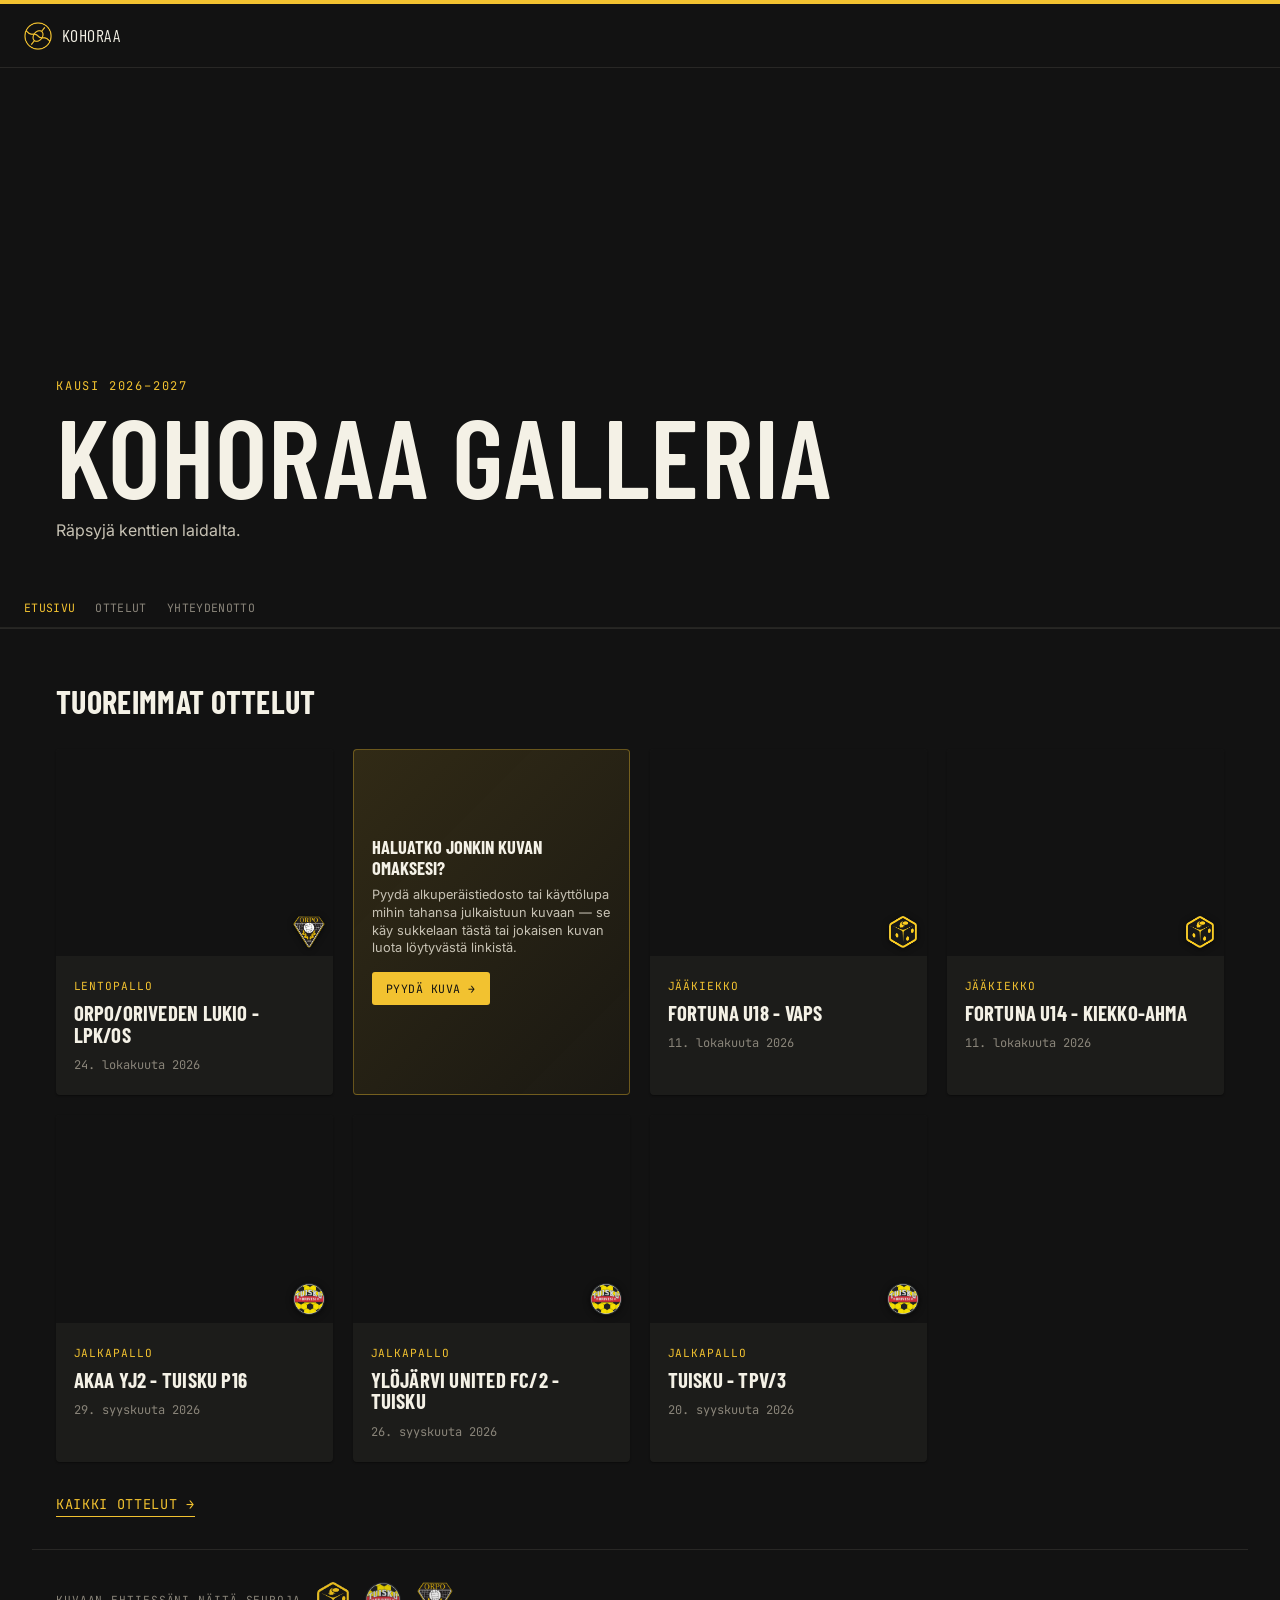
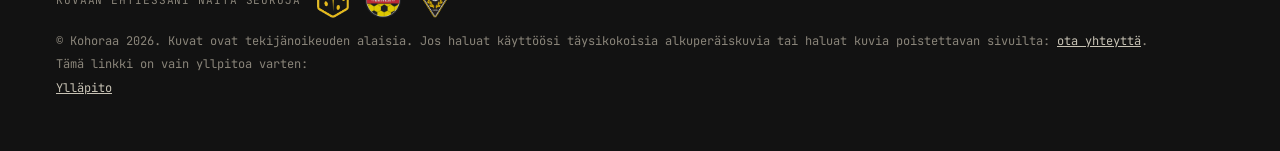
<file: index.html>
<!DOCTYPE html>
<html lang="fi">
<head>
<meta charset="UTF-8" />
<meta name="viewport" content="width=device-width, initial-scale=1.0" />
<title>Kohoraa — Etusivu</title>
<meta name="description" content="Ottelukuvia ja -raportteja Oriveden seuroilta: Fortuna (jääkiekko), Tuisku (jalkapallo) ja OrPo (lentopallo)." />
<link rel="preconnect" href="https://fonts.googleapis.com" />
<link rel="preconnect" href="https://res.cloudinary.com" crossorigin />
<link rel="preconnect" href="https://fonts.gstatic.com" crossorigin />
<link href="https://fonts.googleapis.com/css2?family=Barlow+Condensed:wght@500;600;700&family=Inter:wght@400;500&family=JetBrains+Mono:wght@400;500&display=swap" rel="stylesheet" />
<link rel="stylesheet" href="css/style.css" />
<link rel="icon" href="assets/logo.png" />
<link rel="apple-touch-icon" href="assets/logo.png" />
<link rel="manifest" href="manifest.json" />
<meta name="apple-mobile-web-app-title" content="Kohoraa" />
<meta name="theme-color" content="#121212" />
<!-- Open Graph: linkin esikatselukortti WhatsAppissa, Facebookissa ym. -->
<meta property="og:type" content="website" />
<meta property="og:site_name" content="Kohoraa" />
<meta property="og:locale" content="fi_FI" />
<meta property="og:title" content="Kohoraa – ottelukuvat Orivedeltä" />
<meta property="og:description" content="Ottelukuvia ja -raportteja Oriveden seuroilta: Fortuna (jääkiekko), Tuisku (jalkapallo) ja OrPo (lentopallo)." />
<meta property="og:url" content="https://kohoraa.netlify.app/" />
<meta property="og:image" content="https://kohoraa.netlify.app/og-kuva/uusin" />
<meta property="og:image:width" content="1200" />
<meta property="og:image:height" content="630" />
<meta name="twitter:card" content="summary_large_image" />
<!-- Cloudflare Web Analytics -->
<script type='module' src='https://static.cloudflareinsights.com/beacon.min.js' data-cf-beacon='{"token": "6d0e22a68e2b4be1bbe468d6cb88c8cf"}'></script>
<!-- End Cloudflare Web Analytics -->
<!-- GoatCounter: mukautettu tapahtumaseuranta Cloudflaren rinnalle -->
<script data-goatcounter="https://kohoraa.goatcounter.com/count" async src="//gc.zgo.at/count.js"></script>
</head>
<body>

<div class="top-bar"></div>

<header class="site-nav">
  <div class="nav-brand">
    <img src="assets/logo.png" alt="Joukkueen logo" class="team-mark-small" />
    <span class="brand-word">Kohoraa</span>
  </div>
</header>
<section class="hero" id="hero">
  <div class="hero-content">
    <p class="eyebrow">Kausi 2026–2027</p>
    <h1 class="hero-title">Kohoraa Galleria</h1>
    <p class="hero-subtitle">Räpsyjä kenttien laidalta.</p>
  </div>
</section>

<div class="ottelu-nav-sticky">
  <nav class="sticky-page-nav">
    <a href="/" aria-current="page">Etusivu</a>
    <a href="ottelut.html">Ottelut</a>
    <a href="yhteydenotto.html">Yhteydenotto</a>
  </nav>
</div>

<main class="latest-section">
  <h2 class="latest-heading">Tuoreimmat ottelut</h2>
  <div class="latest-grid" id="latest-cards"></div>
  <a class="btn-link" href="ottelut.html">Kaikki ottelut →</a>
</main>

<footer class="site-footer">
  <div class="club-strip">
    <span class="club-strip-label">Kuvaan ehtiessäni näitä seuroja</span>
    <img src="assets/logo-jaakiekko.png" alt="Fortuna" />
    <img src="assets/logo-tuisku.png" alt="Tuisku Orivesi" />
    <img src="assets/logo-lentopallo.png" alt="OrPo Orivesi">
  </div>
    <p>© Kohoraa <span id="copyright-year"></span>. Kuvat ovat tekijänoikeuden alaisia. Jos haluat käyttöösi täysikokoisia alkuperäiskuvia tai haluat kuvia poistettavan sivuilta: <a href="yhteydenotto.html">ota yhteyttä</a>.</p>
   <p>Tämä linkki on vain yllpitoa varten:</p>  <p class="footer-admin-link"><a href="upload.html">Ylläpito</a></p>
</footer>

<script src="js/config.js"></script>
<script src="js/home.js"></script>
<script>document.getElementById("copyright-year").textContent = new Date().getFullYear();</script>
</body>
</html>
</file>
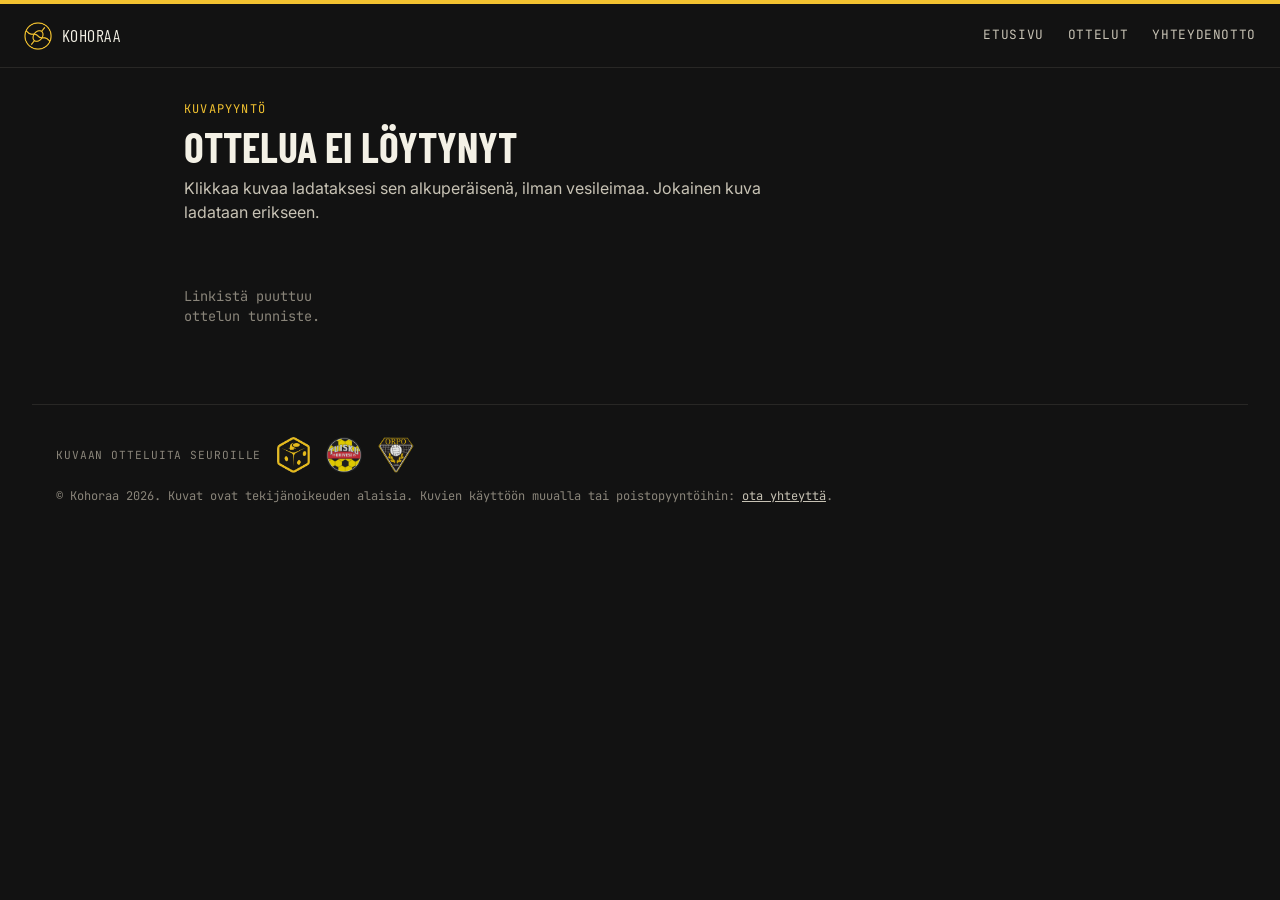
<file: lataa.html>
<!DOCTYPE html>
<html lang="fi">
<head>
<meta charset="UTF-8" />
<meta name="viewport" content="width=device-width, initial-scale=1.0" />
<title>Lataa kuvat — Kohoraa</title>
<meta name="description" content="Ottelun kuvat ladattavaksi." />
<link rel="preconnect" href="https://fonts.googleapis.com" />
<link rel="preconnect" href="https://res.cloudinary.com" crossorigin />
<link rel="preconnect" href="https://fonts.gstatic.com" crossorigin />
<link href="https://fonts.googleapis.com/css2?family=Barlow+Condensed:wght@500;600;700&family=Inter:wght@400;500&family=JetBrains+Mono:wght@400;500&display=swap" rel="stylesheet" />
<link rel="stylesheet" href="css/style.css" />
<link rel="icon" href="assets/logo.png" />
<style>
  .download-header { max-width: 60rem; margin: 2rem auto 0; padding: 0 1.5rem; }
  .download-header .eyebrow { font-family: var(--font-mono); font-size: 0.75rem; color: var(--yellow); text-transform: uppercase; letter-spacing: 0.1em; margin: 0; }
  .download-header h1 { font-family: var(--font-display); text-transform: uppercase; font-size: clamp(1.8rem, 5vw, 2.6rem); margin: 0.4rem 0; line-height: 1.05; }
  .download-header p { font-family: var(--font-body); color: var(--frost); max-width: 40rem; margin: 0.5rem 0 0; }

  .download-grid {
    max-width: 60rem; margin: 2rem auto 3rem; padding: 0 1.5rem;
    display: grid; grid-template-columns: repeat(auto-fill, minmax(160px, 1fr)); gap: 1rem;
  }
  .download-item {
    background: var(--navy-soft); border-radius: 4px; overflow: hidden;
    box-shadow: 0 1px 2px rgba(0,0,0,0.4); display: flex; flex-direction: column;
  }
  .download-item img { width: 100%; aspect-ratio: 4/3; object-fit: cover; display: block; }
  .download-item a.dl-link {
    display: block; text-align: center; padding: 0.55rem 0.5rem;
    font-family: var(--font-mono); font-size: 0.72rem; text-transform: uppercase; letter-spacing: 0.03em;
    background: var(--yellow); color: var(--navy); text-decoration: none;
  }
  .download-item a.dl-link:hover { filter: brightness(1.08); }

  .mobilepay-card {
    background: linear-gradient(135deg, rgba(242, 194, 48, 0.16), rgba(242, 194, 48, 0.05));
    border: 1px solid rgba(242, 194, 48, 0.35);
    border-radius: 4px;
    box-shadow: 0 1px 2px rgba(0,0,0,0.4);
    display: flex;
    flex-direction: column;
    align-items: center;
    justify-content: center;
    text-align: center;
    aspect-ratio: 4/3;
    padding: 1rem 0.9rem;
    gap: 0.35rem;
  }
  .mobilepay-card .mp-heart { font-size: 1.4rem; margin-bottom: 0.1rem; }
  .mobilepay-card p {
    font-family: var(--font-body); font-size: 0.72rem; color: var(--frost);
    margin: 0; line-height: 1.35;
  }
  .mobilepay-card .mp-code {
    font-family: var(--font-mono); font-size: 0.85rem; font-weight: 600;
    color: var(--yellow); margin-top: 0.2rem;
  }
</style>
<script data-goatcounter="https://kohoraa.goatcounter.com/count" async src="//gc.zgo.at/count.js"></script>
</head>
<body>

<div class="top-bar"></div>

<header class="site-nav">
  <div class="nav-brand">
    <img src="assets/logo.png" alt="Kohoraa" class="team-mark-small" />
    <span class="brand-word">Kohoraa</span>
  </div>
  <nav class="header-nav">
    <a href="/">Etusivu</a>
    <a href="ottelut.html">Ottelut</a>
    <a href="yhteydenotto.html">Yhteydenotto</a>
  </nav>
</header>

<div class="download-header">
  <p class="eyebrow">Kuvapyyntö</p>
  <h1 id="game-title">Ladataan…</h1>
  <p>Klikkaa kuvaa ladataksesi sen alkuperäisenä, ilman vesileimaa. Jokainen kuva ladataan erikseen.</p>
</div>

<div class="download-grid" id="download-grid">
  <p class="loading-state">Ladataan kuvia…</p>
</div>

<footer class="site-footer">
  <div class="club-strip">
    <span class="club-strip-label">Kuvaan otteluita seuroille</span>
    <img src="assets/logo-jaakiekko.png" alt="Fortuna Orivesi" />
    <img src="assets/logo-tuisku.png" alt="Tuisku Orivesi" />
    <img src="assets/logo-lentopallo.png" alt="OrPo Orivesi">
  </div>
  <p>© Kohoraa <span id="copyright-year"></span>. Kuvat ovat tekijänoikeuden alaisia. Kuvien käyttöön muualla tai poistopyyntöihin: <a href="yhteydenotto.html">ota yhteyttä</a>.</p>
</footer>

<script src="js/config.js"></script>
<script>document.getElementById("copyright-year").textContent = new Date().getFullYear();</script>
<script>
  (function () {
    const grid = document.getElementById("download-grid");
    const titleEl = document.getElementById("game-title");

    function downloadUrl(publicId, format) {
      return `https://res.cloudinary.com/${CLOUDINARY_CONFIG.cloudName}/image/upload/fl_attachment/${publicId}.${format}`;
    }

    function thumbUrl(publicId, format) {
      return `https://res.cloudinary.com/${CLOUDINARY_CONFIG.cloudName}/image/upload/w_400,h_300,c_fill,g_auto,q_auto,f_auto/${publicId}.${format}`;
    }

    function formatDate(iso) {
      const d = new Date(iso + "T00:00:00");
      if (isNaN(d)) return iso;
      return d.toLocaleDateString("fi-FI", { day: "numeric", month: "long", year: "numeric" });
    }

    async function init() {
      const params = new URLSearchParams(window.location.search);
      const tag = params.get("peli");

      if (!tag) {
        titleEl.textContent = "Ottelua ei löytynyt";
        grid.innerHTML = "";
        const msg = document.createElement("p");
        msg.className = "empty-state";
        msg.textContent = "Linkistä puuttuu ottelun tunniste.";
        grid.appendChild(msg);
        return;
      }

      try {
        const gamesRes = await fetch("games.json");
        const games = await gamesRes.json();
        const game = games.find((g) => g.tag === tag);

        titleEl.textContent = game ? `${game.title || "Ottelu"}` : "Ottelu";
        if (game) {
          const dateP = document.createElement("p");
          dateP.style.fontFamily = "var(--font-mono)";
          dateP.style.fontSize = "0.75rem";
          dateP.style.color = "var(--frost-dim)";
          dateP.textContent = formatDate(game.date);
          titleEl.insertAdjacentElement("afterend", dateP);
        }

        const listUrl = `https://res.cloudinary.com/${CLOUDINARY_CONFIG.cloudName}/image/list/${encodeURIComponent(tag)}.json`;
        const listRes = await fetch(listUrl);
        if (!listRes.ok) throw new Error("Kuvia ei löytynyt");
        const data = await listRes.json();
        const resources = data.resources || [];

        grid.innerHTML = "";

        if (!resources.length) {
          const empty = document.createElement("p");
          empty.className = "empty-state";
          empty.textContent = "Tälle ottelulle ei löytynyt kuvia.";
          grid.appendChild(empty);
          return;
        }

        resources.forEach((r, i) => {
          const item = document.createElement("div");
          item.className = "download-item";

          const img = document.createElement("img");
          img.src = thumbUrl(r.public_id, r.format);
          img.loading = "lazy";
          img.alt = `Kuva ${i + 1}`;
          item.appendChild(img);

          const link = document.createElement("a");
          link.className = "dl-link";
          link.href = downloadUrl(r.public_id, r.format);
          link.textContent = `Lataa (${i + 1})`;
          item.appendChild(link);

          grid.appendChild(item);
        });

        if (typeof MOBILEPAY_CONFIG !== "undefined" && !MOBILEPAY_CONFIG.code.startsWith("VAIHDA")) {
          const mp = document.createElement("div");
          mp.className = "mobilepay-card";
          mp.innerHTML = `
            <span class="mp-heart">❤️</span>
                        <p>Piditkö kuvista? Voit halutessasi tukea ${MOBILEPAY_CONFIG.teamName} -joukkuetta MobilePaylla</p>
            <span class="mp-code">${MOBILEPAY_CONFIG.code}</span>
            <p>(vastaanottaja ${MOBILEPAY_CONFIG.recipientName})</p>
          `;
          grid.appendChild(mp);
        }
      } catch (err) {
        titleEl.textContent = "Jotain meni pieleen";
        grid.innerHTML = "";
        const errMsg = document.createElement("p");
        errMsg.className = "empty-state";
        errMsg.textContent = "Kuvia ei voitu ladata juuri nyt.";
        grid.appendChild(errMsg);
        console.error(err);
      }
    }

    init();
  })();
</script>
</body>
</html>
</file>
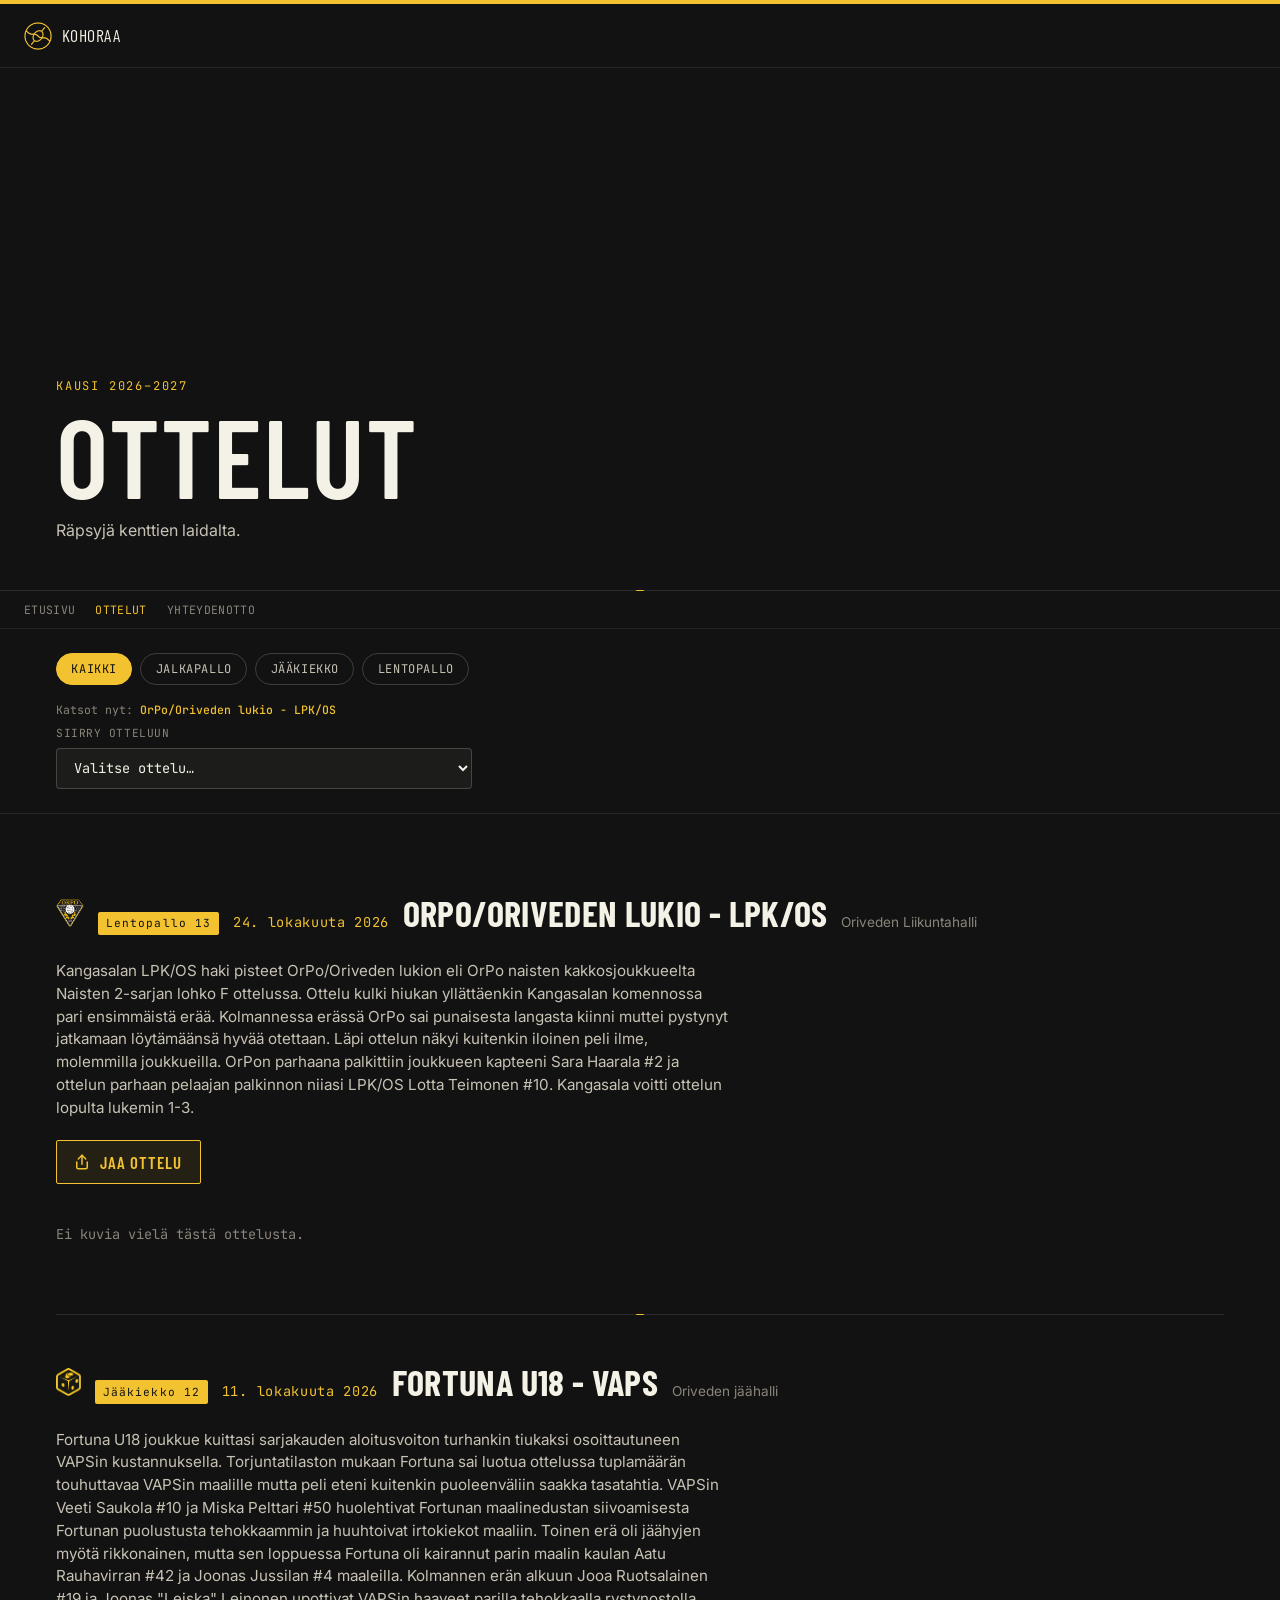
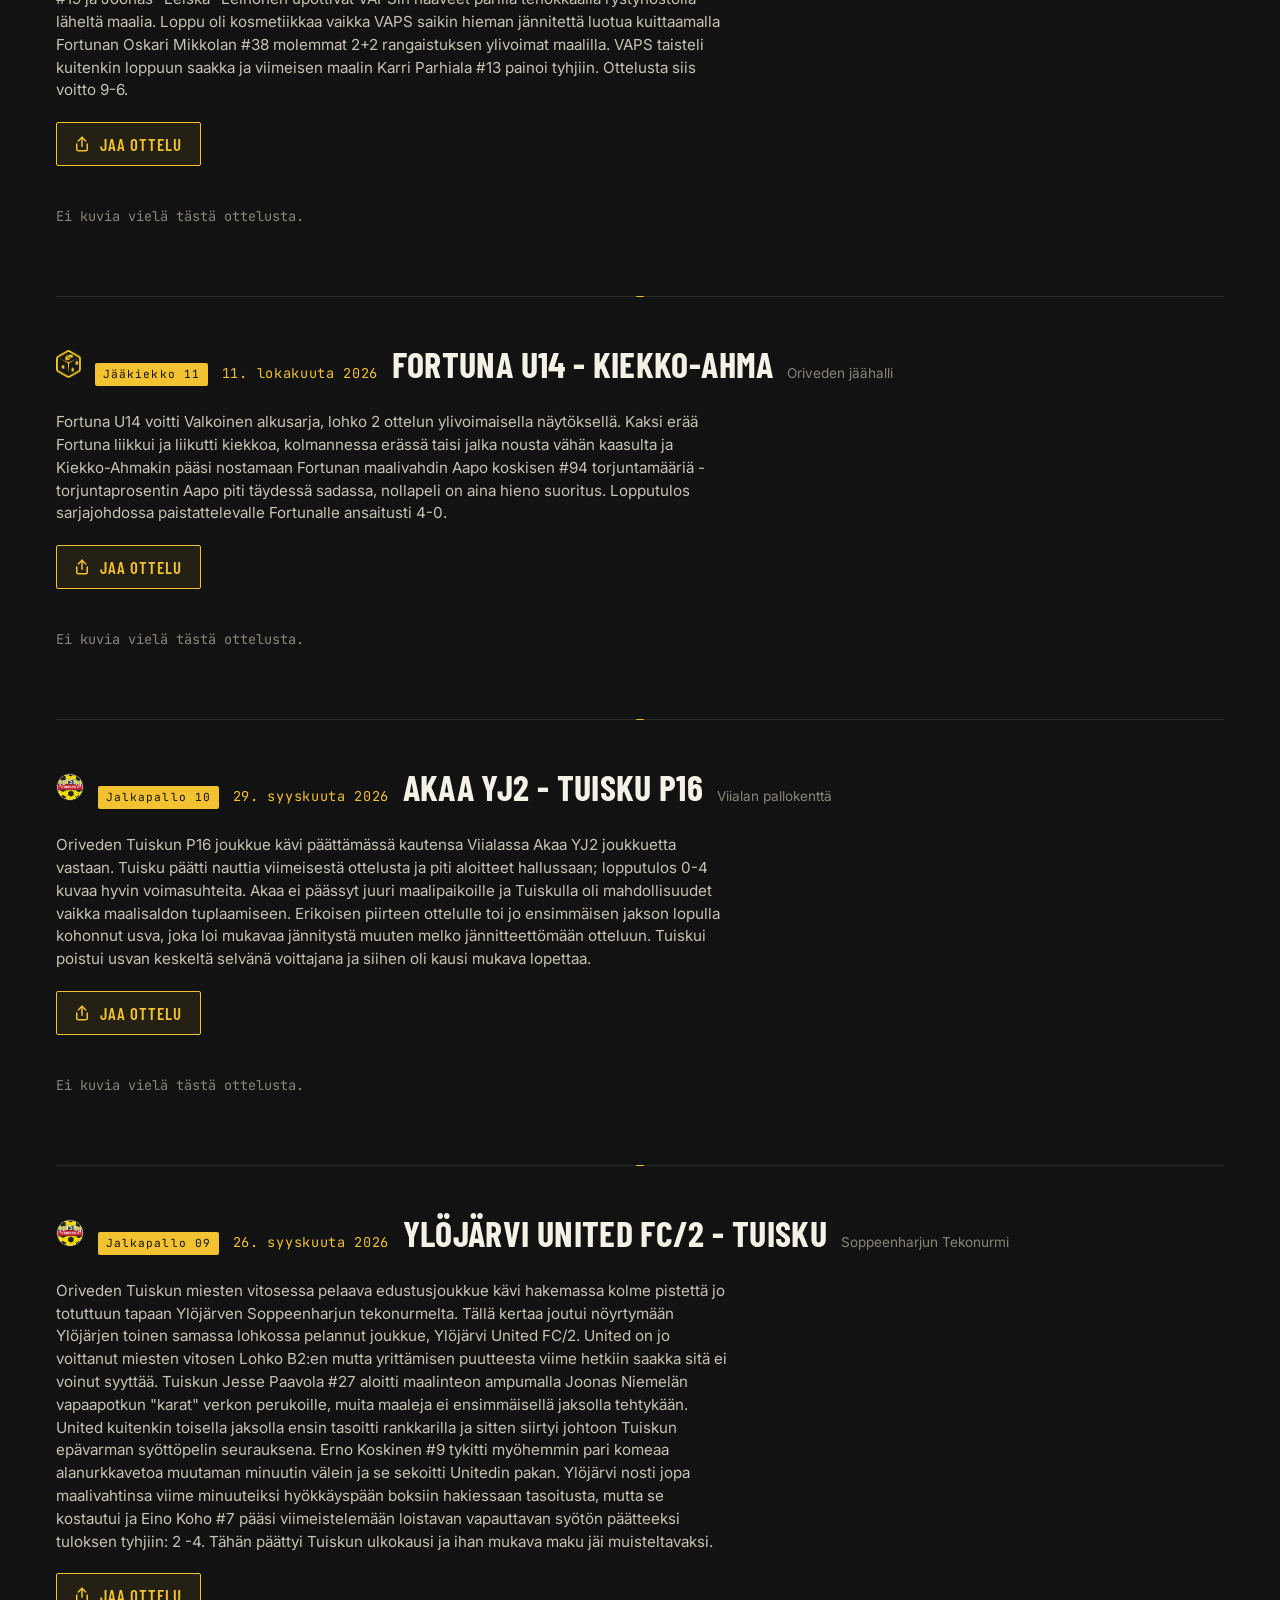
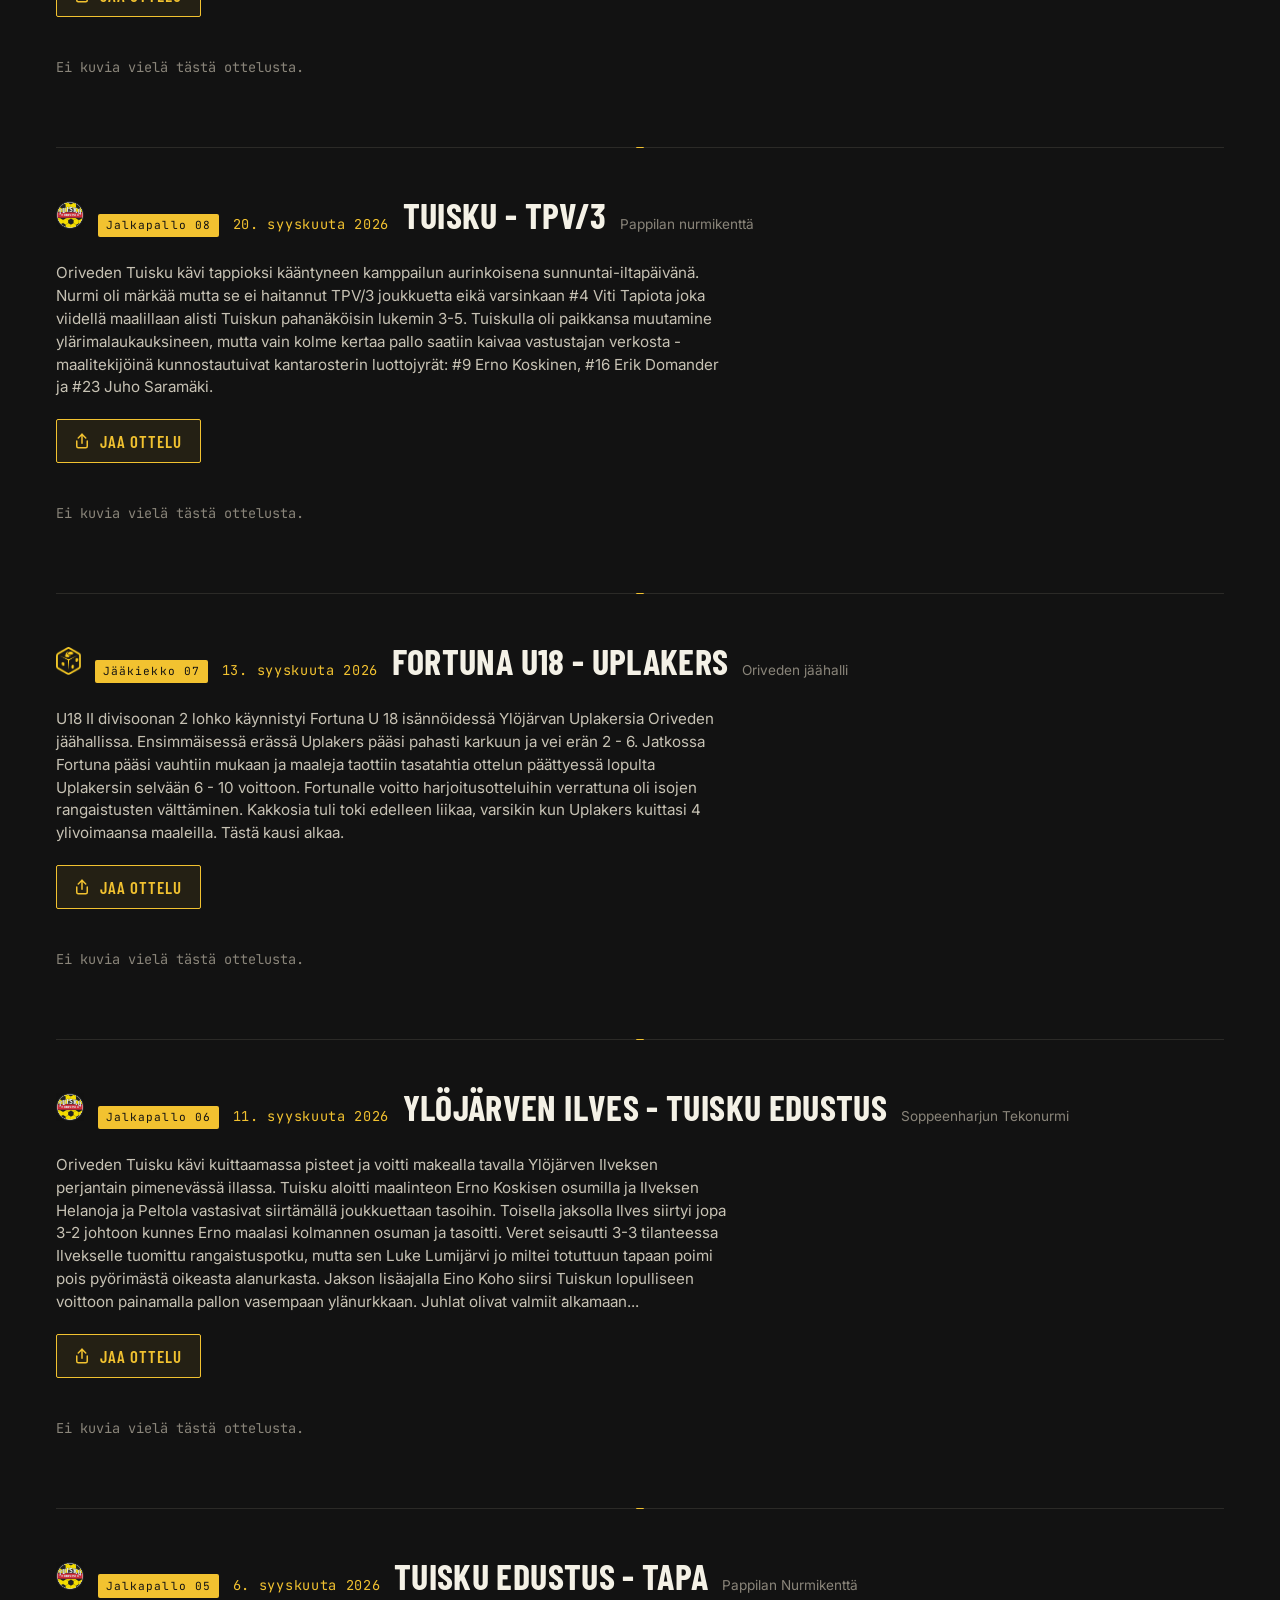
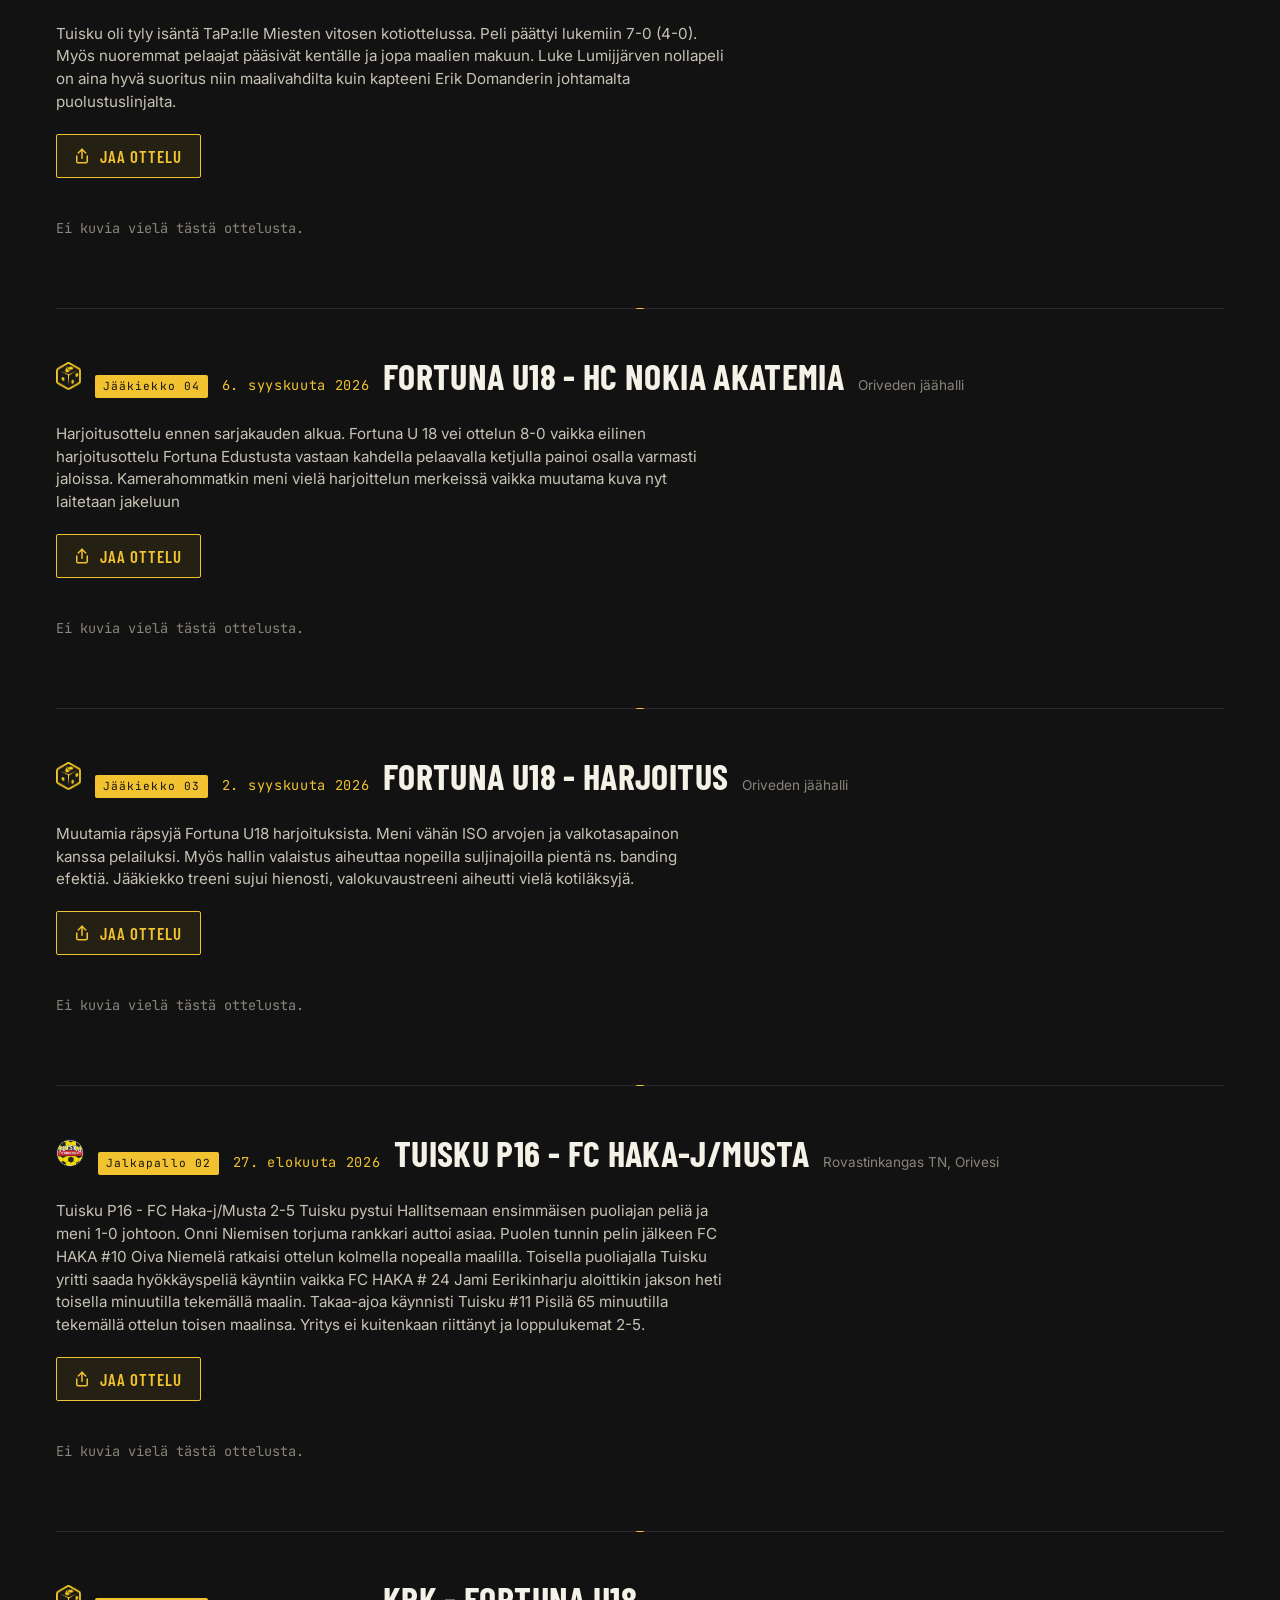
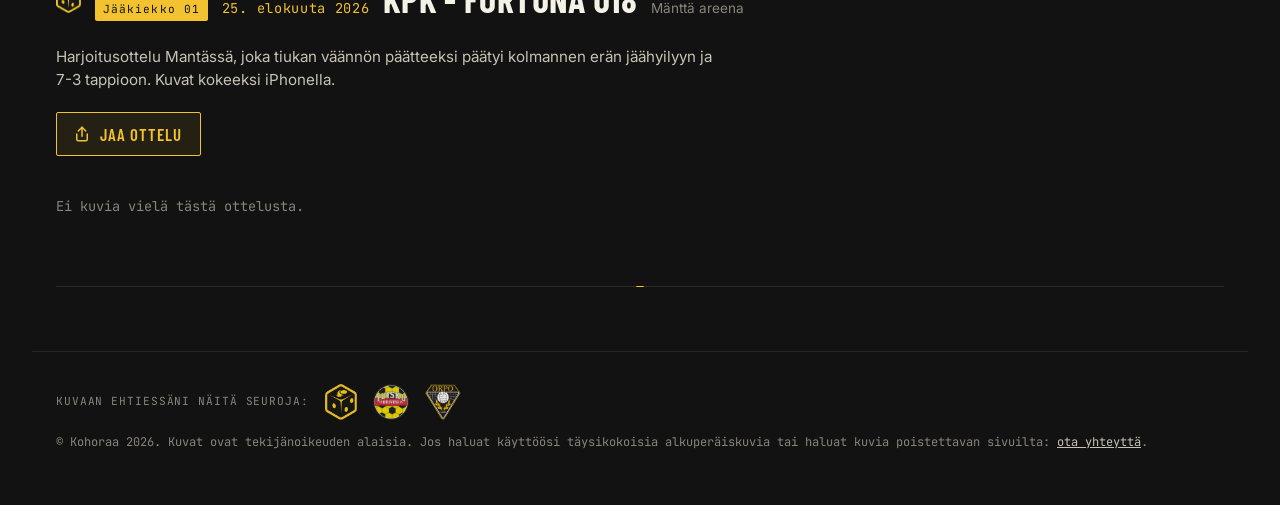
<file: ottelut.html>
<!DOCTYPE html>
<html lang="fi">
<head>
<meta charset="UTF-8" />
<meta name="viewport" content="width=device-width, initial-scale=1.0" />
<title>Ottelut</title>
<meta name="description" content="Kaikki ottelut kuvineen: jääkiekko, jalkapallo ja lentopallo Orivedeltä." />
<link rel="preconnect" href="https://fonts.googleapis.com" />
<link rel="preconnect" href="https://res.cloudinary.com" crossorigin />
<link rel="preconnect" href="https://fonts.gstatic.com" crossorigin />
<link href="https://fonts.googleapis.com/css2?family=Barlow+Condensed:wght@500;600;700&family=Inter:wght@400;500&family=JetBrains+Mono:wght@400;500&display=swap" rel="stylesheet" />
<link rel="stylesheet" href="css/style.css" />
<link rel="icon" href="assets/logo.png" />
<link rel="apple-touch-icon" href="assets/logo.png" />
<link rel="manifest" href="manifest.json" />
<meta name="apple-mobile-web-app-title" content="Kohoraa" />
<meta name="theme-color" content="#121212" />
<!-- Open Graph: linkin esikatselukortti WhatsAppissa, Facebookissa ym. -->
<meta property="og:type" content="website" />
<meta property="og:site_name" content="Kohoraa" />
<meta property="og:locale" content="fi_FI" />
<meta property="og:title" content="Ottelut – Kohoraa" />
<meta property="og:description" content="Kaikki ottelut kuvineen: jääkiekko, jalkapallo ja lentopallo Orivedeltä." />
<meta property="og:url" content="https://kohoraa.netlify.app/ottelut.html" />
<meta property="og:image" content="https://kohoraa.netlify.app/og-kuva/uusin" />
<meta property="og:image:width" content="1200" />
<meta property="og:image:height" content="630" />
<meta name="twitter:card" content="summary_large_image" />
<!-- Cloudflare Web Analytics -->
<script type='module' src='https://static.cloudflareinsights.com/beacon.min.js' data-cf-beacon='{"token": "6d0e22a68e2b4be1bbe468d6cb88c8cf"}'></script>
<!-- End Cloudflare Web Analytics -->
<script data-goatcounter="https://kohoraa.goatcounter.com/count" async src="//gc.zgo.at/count.js"></script>
</head>
<body>

<div class="top-bar"></div>

<header class="site-nav">
  <a class="nav-brand" href="/">
    <img src="assets/logo.png" alt="Joukkueen logo" class="team-mark-small" />
    <span class="brand-word">Kohoraa</span>
  </a>
</header>

<section class="hero" id="hero">
  <div class="hero-content">
    <p class="eyebrow">Kausi 2026–2027</p>
    <h1 class="hero-title">Ottelut</h1>
    <p class="hero-subtitle">Räpsyjä kenttien laidalta.</p>
  </div>
</section>

<hr class="rink-divider" />

<div class="ottelu-nav-sticky" id="ottelu-nav-sticky">
  <nav class="sticky-page-nav">
    <a href="/">Etusivu</a>
    <a href="ottelut.html" aria-current="page">Ottelut</a>
    <a href="yhteydenotto.html">Yhteydenotto</a>
  </nav>

  <div class="sport-filter" id="sport-filter"></div>

  <div class="jump-select-wrap" id="jump-select-wrap" style="display:none">
    <p class="now-viewing" id="now-viewing"></p>
    <label for="jump-select">Siirry otteluun</label>
    <select class="jump-select" id="jump-select">
      <option value="">Valitse ottelu…</option>
    </select>
  </div>
</div>

<main class="games" id="games"></main>

<div class="lightbox" id="lightbox">
  <button class="lightbox-close" id="lightbox-close" aria-label="Sulje">✕</button>
  <button class="lightbox-prev" id="lightbox-prev" aria-label="Edellinen kuva">‹</button>
  <img id="lightbox-img" alt="" />
  <button class="lightbox-next" id="lightbox-next" aria-label="Seuraava kuva">›</button>
  <p class="lightbox-caption">
    Vesileimattu esikatselu — <a href="yhteydenotto.html?aihe=Kuvapyynt%C3%B6" id="lightbox-caption-link">pyydä alkuperäinen kuva ilman vesileimaa</a>
  </p>
</div>

<footer class="site-footer">
  <div class="club-strip">
    <span class="club-strip-label">Kuvaan ehtiessäni näitä seuroja:</span>
    <img src="assets/logo-jaakiekko.png" alt="Fortuna Orivesi" />
    <img src="assets/logo-tuisku.png" alt="Tuisku Orivesi" />
    <img src="assets/logo-lentopallo.png" alt="OrPo Orivesi">
  </div>
  <p>© Kohoraa <span id="copyright-year"></span>. Kuvat ovat tekijänoikeuden alaisia. Jos haluat käyttöösi täysikokoisia alkuperäiskuvia tai haluat kuvia poistettavan sivuilta: <a href="yhteydenotto.html">ota yhteyttä</a>.</p>
</footer>

<script src="js/config.js"></script>
<script src="js/gallery.js"></script>
</body>
</html>
</file>
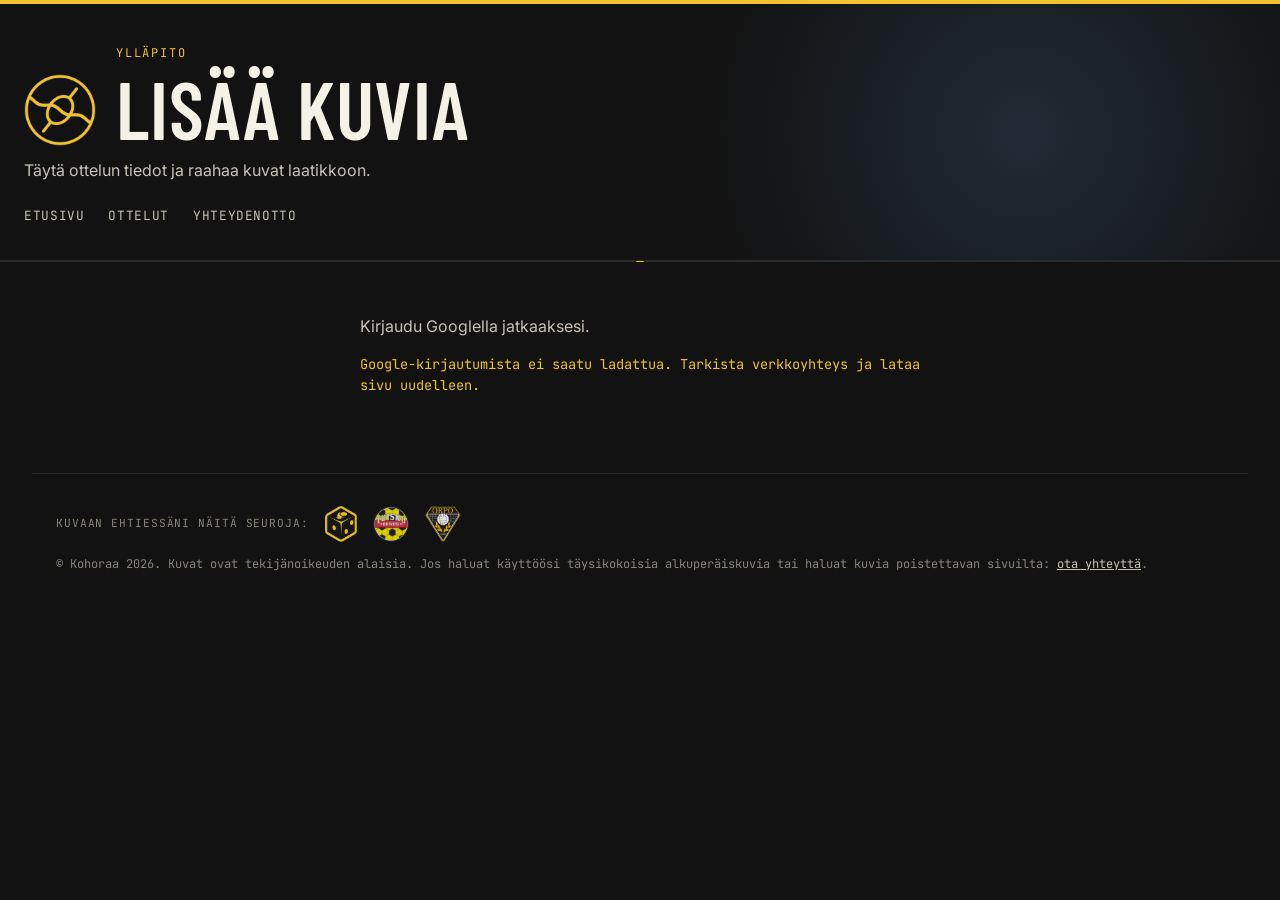
<file: upload.html>
<!DOCTYPE html>
<html lang="fi">
<head>
<meta charset="UTF-8" />
<meta name="viewport" content="width=device-width, initial-scale=1.0" />
<title>Lisää kuvia — Ottelukuvat</title>
<link rel="preconnect" href="https://fonts.googleapis.com" />
<link rel="preconnect" href="https://fonts.gstatic.com" crossorigin />
<link href="https://fonts.googleapis.com/css2?family=Barlow+Condensed:wght@500;600;700&family=Inter:wght@400;500&family=JetBrains+Mono:wght@400;500&display=swap" rel="stylesheet" />
<link rel="stylesheet" href="css/style.css" />
<link rel="icon" href="assets/logo.png" />
<link rel="apple-touch-icon" href="assets/logo.png" />
<link rel="manifest" href="manifest.json" />
<meta name="apple-mobile-web-app-title" content="Kohoraa" />
<meta name="theme-color" content="#121212" />
<script src="https://accounts.google.com/gsi/client" async defer></script>
<!-- Cloudflare Web Analytics -->
<script type='module' src='https://static.cloudflareinsights.com/beacon.min.js' data-cf-beacon='{"token": "6d0e22a68e2b4be1bbe468d6cb88c8cf"}'></script>
<!-- End Cloudflare Web Analytics -->
<script data-goatcounter="https://kohoraa.goatcounter.com/count" async src="//gc.zgo.at/count.js"></script>
</head>
<body>

<div class="top-bar"></div>

<header class="site-header">
  <div class="title-row">
    <img src="assets/logo.png" alt="Joukkueen logo" class="team-mark" />
    <div>
      <p class="eyebrow">Ylläpito</p>
      <h1 class="site-title">Lisää kuvia</h1>
    </div>
  </div>
  <p class="site-subtitle">Täytä ottelun tiedot ja raahaa kuvat laatikkoon.</p>
  <nav class="header-nav">
    <a href="/">Etusivu</a>
    <a href="ottelut.html">Ottelut</a>
    <a href="yhteydenotto.html">Yhteydenotto</a>
  </nav>
</header>

<hr class="rink-divider" />

<main class="upload-main">

  <div id="auth-gate">
    <p class="site-subtitle">Kirjaudu Googlella jatkaaksesi.</p>
    <div id="g_id_signin"></div>
    <p id="auth-error" class="status-err" style="display:none; margin-top:1rem; font-family: var(--font-mono); font-size: 0.85rem;"></p>
  </div>

  <div id="upload-content" style="display:none">

  <p id="signed-in-as" style="font-family: var(--font-mono); font-size: 0.75rem; color: var(--frost-dim); margin-bottom: 1.5rem;"></p>

  <p id="form-error" class="status-err" style="display:none; font-family: var(--font-mono); font-size: 0.85rem; margin-bottom: 1rem;"></p>
  <p id="success-box" style="display:none; font-family: var(--font-mono); font-size: 0.85rem; color: #6bcf9e; margin-bottom: 1rem;"></p>

  <form id="upload-form">
    <div class="field-group">
      <label for="game-date">Päivämäärä</label>
      <input type="date" id="game-date" required />
    </div>

    <div class="field-group">
      <label for="game-sport">Laji</label>
      <select id="game-sport" required>
        <option value="jääkiekko">Jääkiekko</option>
        <option value="jalkapallo">Jalkapallo</option>
        <option value="lentopallo">Lentopallo</option>
        <option value="muu">Muu</option>
      </select>
    </div>

    <div class="field-group" id="game-sport-other-group" style="display:none">
      <label for="game-sport-other">Lajin nimi</label>
      <input type="text" id="game-sport-other" placeholder="esim. salibandy" />
    </div>

    <div class="field-group">
      <label for="game-home">Kotijoukkue</label>
      <input type="text" id="game-home" placeholder="esim. Tuisku P16" required />
    </div>

    <div class="field-group">
      <label for="game-away">Vierasjoukkue</label>
      <input type="text" id="game-away" placeholder="esim. FC Haka-J/Musta" required />
    </div>

    <div class="field-group">
      <label for="game-venue">Areena (valinnainen)</label>
      <input type="text" id="game-venue" placeholder="esim. Nokia Areena" />
    </div>

    <div class="field-group">
      <label for="game-report">Ottelun kulku (valinnainen)</label>
      <textarea id="game-report" rows="5" placeholder="Lyhyt kuvaus ottelun kulusta…"></textarea>
    </div>

    <div class="field-group">
      <label>Kuvat</label>
      <div class="dropzone" id="dropzone">
        Raahaa kuvat tähän tai napauta valitaksesi tiedostot
        <input type="file" id="file-input" accept="image/*" multiple />
      </div>
      <div class="file-list" id="file-list"></div>
    </div>

    <button type="submit" class="btn" id="upload-btn" disabled>Lataa kuvat</button>
  </form>

  <div class="snippet-box" id="snippet-box" style="display:none">
    <h3>Varajärjestely</h3>
    <p>Automaattinen games.json-päivitys epäonnistui. Lisää tämä rivi <code>games.json</code>-tiedostoon GitHubissa käsin ja commitoi, niin ottelu ilmestyy galleriaan.</p>
    <pre id="snippet-text"></pre>
    <button class="copy-btn" id="copy-btn">Kopioi</button>
  </div>

  <hr class="rink-divider" style="margin: 2.5rem 0;" />

  <h2 class="latest-heading" style="font-size: 1.3rem;">Luo latauslinkki kuvapyyntöön</h2>
  <p style="font-family: var(--font-body); font-size: 0.85rem; color: var(--frost); margin: -0.5rem 0 1rem;">
    Valitse ottelu, jonka kuvat joku on pyytänyt yhteydenottolomakkeella. Saat jaettavan linkin ja valmiin vastausviestin kopioitavaksi sähköpostiin.
  </p>

  <div class="field-group">
    <label for="link-game-select">Ottelu</label>
    <select id="link-game-select">
      <option value="">Ladataan otteluita…</option>
    </select>
  </div>

  <button type="button" class="btn" id="link-generate-btn">Luo latauslinkki</button>

  <p id="link-error" class="status-err" style="display:none; font-family: var(--font-mono); font-size: 0.85rem; margin-top: 1rem;"></p>

  <div class="snippet-box" id="link-result" style="display:none">
    <h3>Valmis</h3>
        <p>Jaettava linkki (vie sivulle jossa jokainen kuva on erikseen ladattavissa, ei vesileimaa):</p>
    <div id="link-url-list" style="max-height: 12rem; overflow-y: auto; margin-bottom: 0.75rem;"></div>
    <button class="copy-btn" id="link-copy-all-btn">Kopioi linkki</button>

    <p style="margin-top: 1.25rem;">Valmis vastausviesti (sisältää linkin):</p>
    <pre id="link-message-text"></pre>
    <button class="copy-btn" id="link-copy-message-btn">Kopioi viesti</button>
  </div>

  </div>

</main>

<footer class="site-footer">
  <div class="club-strip">
    <span class="club-strip-label">Kuvaan ehtiessäni näitä seuroja:</span>
    <img src="assets/logo-jaakiekko.png" alt="Fortuna Orivesi" />
    <img src="assets/logo-tuisku.png" alt="Tuisku Orivesi" />
    <img src="assets/logo-lentopallo.png" alt="OrPo Orivesi">
  </div>
  <p>© Kohoraa <span id="copyright-year"></span>. Kuvat ovat tekijänoikeuden alaisia. Jos haluat käyttöösi täysikokoisia alkuperäiskuvia tai haluat kuvia poistettavan sivuilta: <a href="yhteydenotto.html">ota yhteyttä</a>.</p>
</footer>

<script src="js/config.js"></script>
<script src="js/auth.js"></script>
<script src="js/upload.js"></script>
<script src="js/link-generator.js"></script>
<script>document.getElementById("copyright-year").textContent = new Date().getFullYear();</script>
</body>
</html>
</file>
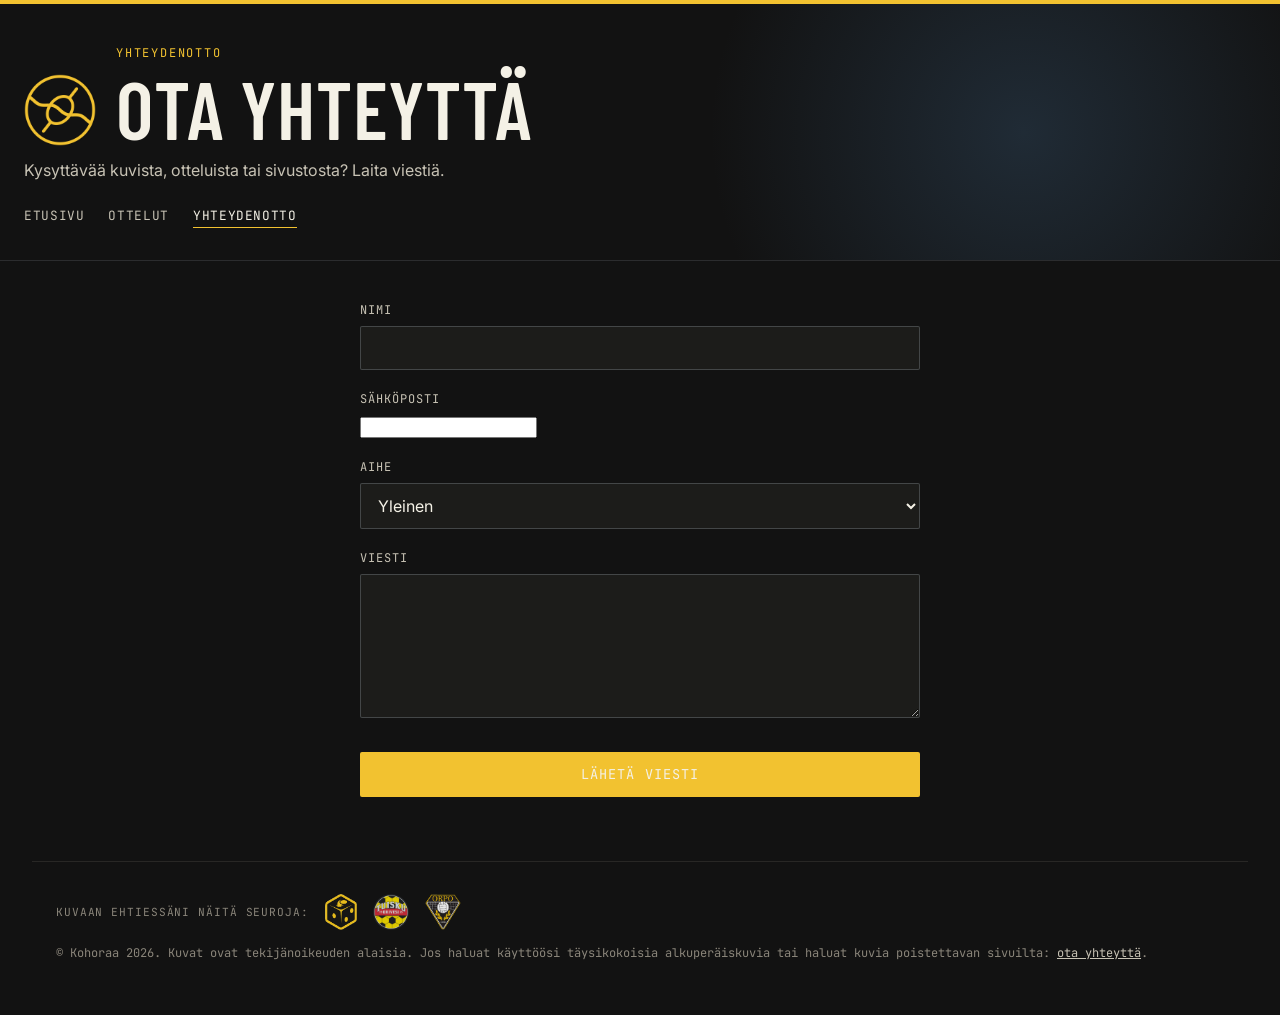
<file: yhteydenotto.html>
<!DOCTYPE html>
<html lang="fi">
<head>
<meta charset="UTF-8" />
<meta name="viewport" content="width=device-width, initial-scale=1.0" />
<title>Yhteydenotto — Kohoraa</title>
<meta name="description" content="Ota yhteyttä Kohoraan kuvien tai sivuston tiimoilta." />
<link rel="preconnect" href="https://fonts.googleapis.com" />
<link rel="preconnect" href="https://fonts.gstatic.com" crossorigin />
<link href="https://fonts.googleapis.com/css2?family=Barlow+Condensed:wght@500;600;700&family=Inter:wght@400;500&family=JetBrains+Mono:wght@400;500&display=swap" rel="stylesheet" />
<link rel="stylesheet" href="css/style.css" />
<link rel="icon" href="assets/logo.png" />
<link rel="apple-touch-icon" href="assets/logo.png" />
<link rel="manifest" href="manifest.json" />
<meta name="apple-mobile-web-app-title" content="Kohoraa" />
<meta name="theme-color" content="#121212" />
<!-- Open Graph: linkin esikatselukortti WhatsAppissa, Facebookissa ym. -->
<meta property="og:type" content="website" />
<meta property="og:site_name" content="Kohoraa" />
<meta property="og:locale" content="fi_FI" />
<meta property="og:title" content="Yhteydenotto – Kohoraa" />
<meta property="og:description" content="Ota yhteyttä Kohoraan kuvien tai sivuston tiimoilta." />
<meta property="og:url" content="https://kohoraa.netlify.app/yhteydenotto.html" />
<meta property="og:image" content="https://kohoraa.netlify.app/assets/logo.png" />
<meta name="twitter:card" content="summary" />
<!-- Cloudflare Web Analytics -->
<script type='module' src='https://static.cloudflareinsights.com/beacon.min.js' data-cf-beacon='{"token": "6d0e22a68e2b4be1bbe468d6cb88c8cf"}'></script>
<!-- End Cloudflare Web Analytics -->
<script data-goatcounter="https://kohoraa.goatcounter.com/count" async src="//gc.zgo.at/count.js"></script>
</head>
<body>

<div class="top-bar"></div>

<header class="site-header">
  <div class="title-row">
    <img src="assets/logo.png" alt="Joukkueen logo" class="team-mark" />
    <div>
      <p class="eyebrow">Yhteydenotto</p>
      <h1 class="site-title">Ota yhteyttä</h1>
    </div>
  </div>
  <p class="site-subtitle">Kysyttävää kuvista, otteluista tai sivustosta? Laita viestiä.</p>
  <nav class="header-nav">
    <a href="/">Etusivu</a>
    <a href="ottelut.html">Ottelut</a>
    <a href="yhteydenotto.html" aria-current="page">Yhteydenotto</a>
  </nav>
</header>

<main class="upload-main">

  <form name="yhteydenotto" method="POST" data-netlify="true" netlify-honeypot="bot-field" id="contact-form">
    <input type="hidden" name="form-name" value="yhteydenotto" />
    <p style="display:none">
      <label>Älä täytä tätä kenttää: <input name="bot-field" /></label>
    </p>

    <div class="field-group">
      <label for="contact-name">Nimi</label>
      <input type="text" id="contact-name" name="nimi" required />
    </div>

    <div class="field-group">
      <label for="contact-email">Sähköposti</label>
      <input type="email" id="contact-email" name="sahkoposti" required />
    </div>

    <div class="field-group">
      <label for="contact-topic">Aihe</label>
      <select id="contact-topic" name="aihe">
        <option value="Yleinen">Yleinen</option>
        <option value="Kuvapyyntö">Kuvapyyntö</option>
        <option value="Kuvan poistopyyntö">Kuvan poistopyyntö</option>
        <option value="Muu">Muu</option>
      </select>
    </div>

    <div class="field-group" id="contact-game-group" style="display:none">
      <label for="contact-game">Mistä ottelusta?</label>
      <select id="contact-game" name="ottelu">
        <option value="">Valitse ottelu…</option>
      </select>
    </div>

    <div class="field-group">
      <label for="contact-message">Viesti</label>
      <textarea id="contact-message" name="viesti" rows="6" required></textarea>
    </div>

    <p id="contact-error" class="status-err" style="display:none; font-family: var(--font-mono); font-size: 0.85rem; margin-bottom: 1rem;"></p>

    <p id="mobilepay-note" style="font-family: var(--font-mono); font-size: 0.75rem; color: var(--yellow); margin-bottom: 1rem;"></p>

    <button type="submit" class="btn" id="contact-submit">Lähetä viesti</button>
  </form>

  <p id="contact-success" style="display:none; font-family: var(--font-mono); font-size: 0.9rem; color: #6bcf9e;">
    Kiitos viestistä! Vastaamme mahdollisimman pian.
  </p>

</main>

<footer class="site-footer">
  <div class="club-strip">
    <span class="club-strip-label">Kuvaan ehtiessäni näitä seuroja:</span>
    <img src="assets/logo-jaakiekko.png" alt="Fortuna Orivesi" />
    <img src="assets/logo-tuisku.png" alt="Tuisku Orivesi" />
    <img src="assets/logo-lentopallo.png" alt="OrPo Orivesi" />
  </div>
  <p>© Kohoraa <span id="copyright-year"></span>. Kuvat ovat tekijänoikeuden alaisia. Jos haluat käyttöösi täysikokoisia alkuperäiskuvia tai haluat kuvia poistettavan sivuilta: <a href="yhteydenotto.html">ota yhteyttä</a>.</p>
</footer>

<script src="js/config.js"></script>
<script src="js/contact.js"></script>
<script>document.getElementById("copyright-year").textContent = new Date().getFullYear();</script>
<script>
  (function () {
    if (typeof MOBILEPAY_CONFIG !== "undefined" && !MOBILEPAY_CONFIG.code.startsWith("VAIHDA")) {
      document.getElementById("mobilepay-note").textContent =
        `Kuvat ovat ilmaisia mutta halutessasi voit tukea ${MOBILEPAY_CONFIG.teamName} -joukkuetta muutamalla eurolla MobilePaylla (vastaanottaja ${MOBILEPAY_CONFIG.recipientName}): ${MOBILEPAY_CONFIG.code}`;
    }
  })();
</script>
<script>
  (function () {
    const topicSelect = document.getElementById("contact-topic");
    const gameGroup = document.getElementById("contact-game-group");
    const gameSelect = document.getElementById("contact-game");

    function updateGameVisibility() {
      const relevant = topicSelect.value === "Kuvapyyntö" || topicSelect.value === "Kuvan poistopyyntö";
      gameGroup.style.display = relevant ? "block" : "none";
    }

    topicSelect.addEventListener("change", updateGameVisibility);

    function formatDate(iso) {
      const d = new Date(iso + "T00:00:00");
      if (isNaN(d)) return iso;
      return d.toLocaleDateString("fi-FI", { day: "numeric", month: "long", year: "numeric" });
    }

       fetch("games.json")
      .then((res) => res.json())
      .then((games) => {
        games.sort((a, b) => (a.date < b.date ? 1 : -1));
        games.forEach((g) => {
          const opt = document.createElement("option");
          opt.value = g.tag;
          opt.textContent = `${formatDate(g.date)} — ${g.title || "Ottelu"}`;
          gameSelect.appendChild(opt);
        });

        const params = new URLSearchParams(window.location.search);
        const peli = params.get("peli");
        if (peli) {
          const match = Array.from(gameSelect.options).find((o) => o.value === peli);
          if (match) gameSelect.value = peli;
        }

        // Jos asiakas vaihtaa ottelua pudotusvalikosta lennosta, päivitetään
        // viestin alkuosa vastaamaan uutta valintaa — mutta vain jos viesti on
        // yhä se automaattisesti täytetty teksti, ei koskaan käyttäjän omaa tekstiä.
        const introPattern = /^Minua kiinnostaisi saada kuvat ottelusta:.*\n\(tunniste:.*\)/;

        gameSelect.addEventListener("change", () => {
          const selected = games.find((g) => g.tag === gameSelect.value);
          if (!selected) return;

          const message = document.getElementById("contact-message");
          const newIntro = `Minua kiinnostaisi saada kuvat ottelusta: ${selected.title || "Ottelu"}, ${formatDate(selected.date)}\n(tunniste: ${selected.tag})`;

          if (introPattern.test(message.value)) {
            message.value = message.value.replace(introPattern, newIntro);
          } else if (message.value.trim() === "") {
            message.value = newIntro + "\n\n";
            message.focus();
            message.setSelectionRange(message.value.length, message.value.length);
          }
          // Jos viesti ei täsmää kumpaankaan, käyttäjä on kirjoittanut oman
          // tekstinsä kokonaan alusta — sitä ei kosketa.
        });
      })
      .catch(() => {
        gameSelect.innerHTML = '<option value="">Otteluita ei voitu ladata</option>';
      });

    updateGameVisibility();
  })();
</script>
<script>
  (function () {
    const params = new URLSearchParams(window.location.search);
    const aihe = params.get("aihe");
    if (aihe) {
      const select = document.getElementById("contact-topic");
      const match = Array.from(select.options).find((o) => o.value === aihe);
      if (match) {
        select.value = aihe;
        select.dispatchEvent(new Event("change"));
      }
    }

    const peli = params.get("peli");
    const otsikko = params.get("otsikko");
    if (peli || otsikko) {
      const message = document.getElementById("contact-message");
      const label = otsikko || peli;
      message.value = `Minua kiinnostaisi saada kuvat ottelusta: ${label}\n(tunniste: ${peli || "?"})\n\n`;
      message.focus();
      message.setSelectionRange(message.value.length, message.value.length);
    }
  })();
</script>
</body>
</html>
</file>
<file: css/style.css>
/* ============================================
   DESIGN TOKENS — joukkueen värit
   Off-White #F4F1E6 · Rink/Base Black #121212
   Panel Black #1C1C1A · Team Yellow #F2C230
   Muted Yellow #C9A227 · Warm Gray #8A857A
   ============================================ */

:root {
  --ice: #f4f1e6;
  --navy: #121212;
  --navy-soft: #1c1c1a;
  --steel: #3a3a35;
  --yellow: #f2c230;
  --frost: #c7c2b4;
  --frost-dim: #8a857a;

  --font-display: "Barlow Condensed", sans-serif;
  --font-body: "Inter", sans-serif;
  --font-mono: "JetBrains Mono", monospace;

  --radius: 2px;
}

* {
  box-sizing: border-box;
}

html {
  scroll-behavior: smooth;
}

body {
  margin: 0;
  background: var(--navy);
  color: var(--ice);
  font-family: var(--font-body);
  line-height: 1.5;
  -webkit-font-smoothing: antialiased;
}

a {
  color: inherit;
}

img {
  max-width: 100%;
  display: block;
}

/* ============================================
   HEADER / HERO
   ============================================ */

.site-header {
  padding: 2.5rem 1.5rem 2rem;
  border-bottom: 1px solid rgba(184, 196, 204, 0.15);
  position: relative;
  overflow: hidden;
}

.site-header::before {
  content: "";
  position: absolute;
  top: -40%;
  right: -10%;
  width: 60%;
  height: 180%;
  background: radial-gradient(circle, rgba(58, 90, 120, 0.35) 0%, transparent 70%);
  pointer-events: none;
}

.title-row {
  display: flex;
  align-items: flex-end;
  gap: 1.25rem;
}

.team-mark {
  width: clamp(48px, 8vw, 72px);
  height: auto;
  flex-shrink: 0;
}

.eyebrow {
  font-family: var(--font-mono);
  font-size: 0.75rem;
  letter-spacing: 0.15em;
  text-transform: uppercase;
  color: var(--yellow);
  margin: 0 0 0.5rem;
}

.site-title {
  font-family: var(--font-display);
  font-weight: 600;
  font-size: clamp(2.75rem, 9vw, 5rem);
  letter-spacing: 0.01em;
  text-transform: uppercase;
  line-height: 0.95;
  margin: 0;
}

.site-subtitle {
  font-family: var(--font-body);
  color: var(--frost);
  font-size: 1rem;
  max-width: 34rem;
  margin: 0.75rem 0 0;
}

.header-nav {
  margin-top: 1.5rem;
  display: flex;
  gap: 1.5rem;
  font-family: var(--font-mono);
  font-size: 0.8rem;
  letter-spacing: 0.05em;
  text-transform: uppercase;
}

.header-nav a {
  text-decoration: none;
  color: var(--frost);
  border-bottom: 1px solid transparent;
  padding-bottom: 2px;
  transition: color 0.15s ease, border-color 0.15s ease;
}

.header-nav a:hover,
.header-nav a[aria-current="page"] {
  color: var(--ice);
  border-color: var(--yellow);
}

/* ============================================
   SLIM NAV (gallery page)
   ============================================ */

.site-nav {
  display: flex;
  align-items: center;
  justify-content: space-between;
  padding: 1.1rem 1.5rem;
  border-bottom: 1px solid rgba(196, 190, 170, 0.12);
}

.nav-brand {
  display: flex;
  align-items: center;
  gap: 0.6rem;
  text-decoration: none;
}

.team-mark-small {
  width: 28px;
  height: auto;
}

.brand-word {
  font-family: var(--font-display);
  text-transform: uppercase;
  letter-spacing: 0.03em;
  font-size: 1.1rem;
}

.site-nav .header-nav {
  margin-top: 0;
}

/* ============================================
   HERO
   ============================================ */

.hero {
  position: relative;
  min-height: 58vh;
  display: flex;
  align-items: flex-end;
  background: radial-gradient(circle at 75% 15%, rgba(58, 58, 53, 0.5) 0%, var(--navy) 65%);
  background-size: cover;
  background-position: center;
  overflow: hidden;
  transition: background-image 0.4s ease;
}

.hero::after {
  content: "";
  position: absolute;
  inset: 0;
  background: linear-gradient(180deg, rgba(18, 18, 18, 0) 0%, rgba(18, 18, 18, 0.5) 55%, rgba(18, 18, 18, 0.97) 100%);
}

.hero-content {
  position: relative;
  z-index: 1;
  padding: 2.5rem 1.5rem 3rem;
  max-width: 76rem;
  margin: 0 auto;
  width: 100%;
}

.hero-title {
  font-family: var(--font-display);
  font-weight: 600;
  font-size: clamp(3rem, 11vw, 7rem);
  letter-spacing: 0.01em;
  text-transform: uppercase;
  line-height: 0.92;
  margin: 0;
}

.hero-subtitle {
  color: var(--frost);
  font-size: 1rem;
  max-width: 34rem;
  margin: 0.75rem 0 0;
}

/* ============================================
   FOOTER
   ============================================ */

.site-footer {
  max-width: 76rem;
  margin: 0 auto;
  padding: 2rem 1.5rem 3rem;
  font-family: var(--font-mono);
  font-size: 0.75rem;
  color: var(--frost-dim);
  border-top: 1px solid rgba(196, 190, 170, 0.12);
}

.site-footer p {
  margin: 0.35rem 0;
}

.site-footer a {
  color: var(--frost);
}

/* ============================================
   SECTION DIVIDER (refined)
   Hairline rule with a small centered diamond mark
   ============================================ */

.rink-divider {
  position: relative;
  height: 1px;
  margin: 0;
  background: rgba(196, 190, 170, 0.14);
  border: none;
}

.rink-divider::after {
  content: "";
  position: absolute;
  top: 50%;
  left: 50%;
  width: 6px;
  height: 6px;
  background: var(--yellow);
  transform: translate(-50%, -50%) rotate(45deg);
}

.top-bar {
  height: 4px;
  background: var(--yellow);
}

/* ============================================
   GAME SECTIONS
   ============================================ */
/* ============================================
   PROMO BANNER — request a photo
   ============================================ */

.promo-banner {
  max-width: 76rem;
  margin: 2rem auto 0;
  padding: 1.5rem 1.75rem;
  border: 1px solid rgba(242, 194, 48, 0.35);
  border-radius: 4px;
  background: linear-gradient(135deg, rgba(242, 194, 48, 0.08), rgba(242, 194, 48, 0.02));
  display: flex;
  align-items: center;
  justify-content: space-between;
  gap: 1.5rem;
  flex-wrap: wrap;
}

.promo-banner-text h2 {
  font-family: var(--font-display);
  text-transform: uppercase;
  font-size: 1.25rem;
  letter-spacing: 0.01em;
  margin: 0 0 0.35rem;
}

.promo-banner-text p {
  color: var(--frost);
  font-size: 0.9rem;
  margin: 0;
  max-width: 34rem;
}

.btn-solid {
  flex-shrink: 0;
  font-family: var(--font-mono);
  font-size: 0.8rem;
  letter-spacing: 0.05em;
  text-transform: uppercase;
  background: var(--yellow);
  color: var(--navy);
  text-decoration: none;
  padding: 0.7rem 1.2rem;
  border-radius: 2px;
  transition: filter 0.15s ease;
}

.btn-solid:hover {
  filter: brightness(1.1);
}
/* ============================================
   HOMEPAGE — LATEST GAMES CARDS
   ============================================ */

.latest-section {
  max-width: 76rem;
  margin: 0 auto;
  padding: 3rem 1.5rem 2rem;
}

.latest-heading {
  font-family: var(--font-display);
  text-transform: uppercase;
  font-size: clamp(1.5rem, 4vw, 2rem);
  letter-spacing: 0.01em;
  margin: 0 0 1.5rem;
}

.latest-grid {
  display: grid;
  grid-template-columns: repeat(auto-fill, minmax(260px, 1fr));
  gap: 1.25rem;
}

.latest-card {
  display: block;
  text-decoration: none;
  color: inherit;
  background: var(--navy-soft);
  border-radius: 4px;
  overflow: hidden;
  box-shadow: 0 1px 2px rgba(0, 0, 0, 0.4);
  transition: transform 0.15s ease, box-shadow 0.15s ease;
}

.latest-card:hover {
  transform: translateY(-2px);
  box-shadow: 0 6px 16px rgba(0, 0, 0, 0.45);
}

.latest-card-image {
  aspect-ratio: 4 / 3;
  background: var(--navy);
  overflow: hidden;
  position: relative;
}

.latest-card-image img {
  width: 100%;
  height: 100%;
  object-fit: cover;
}

.latest-card-body {
  padding: 1rem 1.1rem 1.25rem;
}

.latest-card-sport {
  font-family: var(--font-mono);
  font-size: 0.7rem;
  letter-spacing: 0.08em;
  text-transform: uppercase;
  color: var(--yellow);
}

.latest-card-title {
  font-family: var(--font-display);
  font-size: 1.3rem;
  text-transform: uppercase;
  letter-spacing: 0.01em;
  margin: 0.35rem 0 0.35rem;
  line-height: 1.05;
}

.latest-card-date {
  font-family: var(--font-mono);
  font-size: 0.75rem;
  color: var(--frost-dim);
}

.latest-promo-card {
  background: linear-gradient(135deg, rgba(242, 194, 48, 0.14), rgba(242, 194, 48, 0.04));
  border: 1px solid rgba(242, 194, 48, 0.35);
  border-radius: 4px;
  padding: 1.1rem 1.1rem 1.2rem;
  display: flex;
  flex-direction: column;
  justify-content: center;
  gap: 0.5rem;
}

.latest-promo-card h3 {
  font-family: var(--font-display);
  text-transform: uppercase;
  font-size: 1.15rem;
  margin: 0;
  line-height: 1.1;
}

.latest-promo-card p {
  font-family: var(--font-body);
  font-size: 0.8rem;
  color: var(--frost);
  margin: 0;
  line-height: 1.4;
}

.latest-promo-card .btn-solid {
  align-self: flex-start;
  margin-top: 0.4rem;
  font-family: var(--font-mono);
  font-size: 0.72rem;
  text-transform: uppercase;
  letter-spacing: 0.04em;
  background: var(--yellow);
  color: var(--navy);
  padding: 0.5rem 0.9rem;
  border-radius: 3px;
  text-decoration: none;
}

.btn-link {
  display: inline-block;
  margin-top: 2rem;
  font-family: var(--font-mono);
  font-size: 0.85rem;
  letter-spacing: 0.05em;
  text-transform: uppercase;
  color: var(--yellow);
  text-decoration: none;
  border-bottom: 1px solid var(--yellow);
  padding-bottom: 2px;
}

.btn-link:hover {
  color: var(--ice);
  border-color: var(--ice);
}
/* ============================================
   SPORT FILTER
   ============================================ */

.sport-filter {
  max-width: 76rem;
  margin: 0 auto;
  padding: 1.5rem 1.5rem 0;
  display: flex;
  gap: 0.5rem;
  flex-wrap: wrap;
}

.filter-pill {
  font-family: var(--font-mono);
  font-size: 0.75rem;
  letter-spacing: 0.05em;
  text-transform: uppercase;
  background: transparent;
  border: 1px solid rgba(196, 190, 170, 0.25);
  color: var(--frost);
  padding: 0.45rem 0.9rem;
  border-radius: 999px;
  cursor: pointer;
  transition: border-color 0.15s ease, color 0.15s ease, background 0.15s ease;
}

.filter-pill:hover {
  border-color: var(--yellow);
  color: var(--ice);
}

.filter-pill.is-active {
  background: var(--yellow);
  border-color: var(--yellow);
  color: var(--navy);
}
.ottelu-nav-sticky {
  position: sticky;
  top: 0;
  z-index: 40;
  background: var(--navy);
  border-bottom: 1px solid rgba(196, 190, 170, 0.12);
}

.sticky-page-nav {
  display: flex;
  gap: 1.25rem;
  padding: 0.6rem 1.5rem;
  border-bottom: 1px solid rgba(196, 190, 170, 0.1);
  font-family: var(--font-mono);
  font-size: 0.72rem;
  letter-spacing: 0.03em;
  text-transform: uppercase;
}

.sticky-page-nav a {
  color: var(--frost-dim);
  text-decoration: none;
}

.sticky-page-nav a:hover {
  color: var(--frost);
}

.sticky-page-nav a[aria-current] {
  color: var(--yellow);
}

.jump-select-wrap {
  max-width: 76rem;
  margin: 0 auto;
  padding: 1rem 1.5rem 1.5rem;
}

.now-viewing {
  font-family: var(--font-mono);
  font-size: 0.72rem;
  color: var(--frost-dim);
  margin: 0 0 0.4rem;
}

.now-viewing b {
  color: var(--yellow);
  font-weight: 500;
}

.jump-select-wrap label {
  display: block;
  font-family: var(--font-mono);
  font-size: 0.7rem;
  color: var(--frost-dim);
  text-transform: uppercase;
  letter-spacing: 0.05em;
  margin-bottom: 0.4rem;
}

.jump-select {
  max-width: 26rem;
  width: 100%;
  font-family: var(--font-mono);
  font-size: 0.85rem;
  background: var(--navy-soft);
  color: var(--ice);
  border: 1px solid rgba(196, 190, 170, 0.25);
  border-radius: 4px;
  padding: 0.6rem 0.8rem;
}

.game-report {
  color: var(--frost);
  font-size: 0.95rem;
  max-width: 42rem;
  margin: 0 0 1.25rem;
}

.club-logo {
  height: 28px;
  width: auto;
  flex-shrink: 0;
}

.latest-card-image img.latest-card-club-logo {
  position: absolute;
  bottom: 8px;
  right: 8px;
  width: 32px;
  height: 32px;
  object-fit: contain;
  filter: drop-shadow(0 1px 3px rgba(0, 0, 0, 0.6));
}

.club-strip {
  display: flex;
  align-items: center;
  gap: 1rem;
  margin: 0 0 0.85rem;
}

.club-strip-label {
  font-family: var(--font-mono);
  font-size: 0.7rem;
  letter-spacing: 0.08em;
  text-transform: uppercase;
  color: var(--frost-dim);
}

.club-strip img {
  height: 36px;
  width: auto;
  opacity: 0.9;
}

.games {
  max-width: 76rem;
  margin: 0 auto;
  padding: 2rem 1.5rem 4rem;
}

.game {
  padding: 2.5rem 0;
  scroll-margin-top: var(--sticky-offset, 180px);
}

.game-meta {
  display: flex;
  align-items: baseline;
  gap: 0.85rem;
  flex-wrap: wrap;
  margin-bottom: 1.25rem;
}

.game-number {
  font-family: var(--font-mono);
  font-size: 0.7rem;
  letter-spacing: 0.1em;
  color: var(--navy);
  background: var(--yellow);
  padding: 0.2rem 0.5rem;
  border-radius: 2px;
}

.game-date {
  font-family: var(--font-mono);
  font-size: 0.85rem;
  color: var(--yellow);
  letter-spacing: 0.05em;
}

.game-title {
  font-family: var(--font-display);
  font-size: clamp(1.5rem, 4vw, 2.25rem);
  text-transform: uppercase;
  letter-spacing: 0.01em;
  margin: 0;
}

.game-venue {
  font-family: var(--font-body);
  font-size: 0.85rem;
  color: var(--frost-dim);
}

.game-actions {
  margin: 0 0 1.5rem;
}

.game-share {
  display: inline-flex;
  align-items: center;
  gap: 0.55rem;
  min-height: 44px;
  padding: 0.55rem 1.15rem 0.55rem 1rem;
  font-family: var(--font-display);
  font-weight: 600;
  font-size: 1.05rem;
  letter-spacing: 0.06em;
  text-transform: uppercase;
  color: var(--yellow);
  background: rgba(242, 194, 48, 0.08);
  border: 1.5px solid var(--yellow);
  border-radius: var(--radius);
  cursor: pointer;
  transition: background 0.15s ease, color 0.15s ease;
}

.game-share svg {
  flex-shrink: 0;
}

.game-share:hover,
.game-share:focus-visible,
.game-share.is-done {
  color: var(--navy);
  background: var(--yellow);
}

.game-share:focus-visible {
  outline: 2px solid var(--ice);
  outline-offset: 2px;
}

.grid {
  columns: 4 220px;
  column-gap: 10px;
}

.thumb {
  position: relative;
  display: inline-block;
  width: 100%;
  break-inside: avoid;
  margin-bottom: 10px;
  overflow: hidden;
  background: var(--navy-soft);
  cursor: pointer;
  border-radius: 3px;
  box-shadow: 0 1px 2px rgba(0, 0, 0, 0.4);
}

.thumb img {
  width: 100%;
  height: auto;
  display: block;
  transition: transform 0.35s ease, filter 0.35s ease;
}

.thumb::after {
  content: "";
  position: absolute;
  inset: 0;
  box-shadow: inset 0 0 0 0 var(--yellow);
  transition: box-shadow 0.2s ease;
}

.thumb:hover img {
  transform: scale(1.06);
  filter: brightness(1.05);
}

.thumb:hover::after {
  box-shadow: inset 0 0 0 3px var(--yellow);
}

.empty-state,
.loading-state {
  font-family: var(--font-mono);
  font-size: 0.85rem;
  color: var(--frost-dim);
  padding: 1rem 0;
}

/* ============================================
   LIGHTBOX
   ============================================ */

.lightbox {
  position: fixed;
  inset: 0;
  background: rgba(13, 27, 42, 0.96);
  display: none;
  align-items: center;
  justify-content: center;
  z-index: 100;
  padding: 2rem;
}

.lightbox.is-open {
  display: flex;
}

.lightbox img {
  max-width: 100%;
  max-height: 85vh;
  box-shadow: 0 20px 60px rgba(0, 0, 0, 0.5);
  transition: filter 0.25s ease;
}

.lightbox img.is-loading {
  filter: blur(1px) brightness(0.95);
}

.lightbox-close,
.lightbox-prev,
.lightbox-next {
  position: absolute;
  background: none;
  border: none;
  color: var(--ice);
  font-family: var(--font-mono);
  font-size: 1.5rem;
  cursor: pointer;
  padding: 0.75rem;
}

.lightbox-close:focus-visible,
.lightbox-prev:focus-visible,
.lightbox-next:focus-visible,
a:focus-visible,
button:focus-visible,
input:focus-visible {
  outline: 2px solid var(--yellow);
  outline-offset: 2px;
}

.lightbox-close {
  top: 1rem;
  right: 1.5rem;
}

.lightbox-prev {
  left: 0.5rem;
  top: 50%;
  transform: translateY(-50%);
}

.lightbox-next {
  right: 0.5rem;
  top: 50%;
  transform: translateY(-50%);
}

.lightbox-caption {
  position: absolute;
  bottom: 1.25rem;
  left: 50%;
  transform: translateX(-50%);
  font-family: var(--font-mono);
  font-size: 0.8rem;
  color: var(--frost);
  background: rgba(0, 0, 0, 0.55);
  padding: 0.5rem 1rem;
  border-radius: 3px;
  text-align: center;
  white-space: nowrap;
  z-index: 2;
}

.lightbox-caption a {
  color: var(--yellow);
  text-decoration: underline;
}

@media (max-width: 480px) {
  .lightbox-caption {
    white-space: normal;
    max-width: 90%;
    font-size: 0.72rem;
  }
}

/* ============================================
   UPLOAD PAGE
   ============================================ */

/* ============================================
   UPLOAD PAGE
   ============================================ */

.upload-main {
  max-width: 38rem;
  margin: 0 auto;
  padding: 2.5rem 1.5rem 4rem;
}

.field-group {
  margin-bottom: 1.25rem;
}

.field-group label {
  display: block;
  font-family: var(--font-mono);
  font-size: 0.75rem;
  letter-spacing: 0.08em;
  text-transform: uppercase;
  color: var(--frost);
  margin-bottom: 0.4rem;
}

.field-group input[type="text"],
.field-group input[type="date"],
.field-group select,
.field-group textarea {
  width: 100%;
  background: var(--navy-soft);
  border: 1px solid rgba(184, 196, 204, 0.25);
  border-radius: var(--radius);
  color: var(--ice);
  font-family: var(--font-body);
  font-size: 1rem;
  padding: 0.7rem 0.8rem;
}

.field-group textarea {
  resize: vertical;
  min-height: 4.5rem;
}

.dropzone {
  border: 2px dashed rgba(184, 196, 204, 0.35);
  border-radius: var(--radius);
  padding: 3rem 1.5rem;
  text-align: center;
  font-family: var(--font-mono);
  font-size: 0.85rem;
  color: var(--frost);
  cursor: pointer;
  transition: border-color 0.15s ease, background 0.15s ease;
}

.dropzone.is-dragover {
  border-color: var(--yellow);
  background: rgba(230, 57, 70, 0.06);
}

.dropzone input[type="file"] {
  display: none;
}

.file-list {
  margin-top: 1rem;
  font-family: var(--font-mono);
  font-size: 0.8rem;
  color: var(--frost);
}

.file-list div {
  display: flex;
  justify-content: space-between;
  padding: 0.3rem 0;
  border-bottom: 1px solid rgba(184, 196, 204, 0.1);
}
.file-row {
  display: flex;
  align-items: center;
  gap: 0.75rem;
  padding: 0.4rem 0;
}

.cover-radio-label {
  display: flex;
  align-items: center;
  gap: 0.3rem;
  font-family: var(--font-mono);
  font-size: 0.7rem;
  color: var(--frost-dim);
  white-space: nowrap;
}

.cover-radio-label:has(input:checked) {
  color: var(--yellow);
}
.status-ok {
  color: #6bcf9e;
}

.status-err {
  color: var(--yellow);
}

.btn {
  font-family: var(--font-mono);
  font-size: 0.85rem;
  letter-spacing: 0.08em;
  text-transform: uppercase;
  background: var(--yellow);
  color: var(--ice);
  border: none;
  border-radius: var(--radius);
  padding: 0.85rem 1.5rem;
  cursor: pointer;
  transition: filter 0.15s ease;
  width: 100%;
  margin-top: 0.5rem;
}

.btn:hover {
  filter: brightness(1.1);
}

.btn:disabled {
  background: var(--steel);
  cursor: not-allowed;
  filter: none;
}

.snippet-box {
  margin-top: 2rem;
  padding: 1.25rem;
  background: var(--navy-soft);
  border: 1px solid rgba(184, 196, 204, 0.2);
  border-radius: var(--radius);
}

.snippet-box h3 {
  font-family: var(--font-display);
  text-transform: uppercase;
  font-size: 1.1rem;
  margin: 0 0 0.5rem;
}

.snippet-box p {
  font-size: 0.85rem;
  color: var(--frost);
  margin: 0 0 0.75rem;
}

.snippet-box pre {
  background: var(--navy);
  padding: 0.85rem;
  border-radius: var(--radius);
  overflow-x: auto;
  font-family: var(--font-mono);
  font-size: 0.8rem;
  color: var(--ice);
}

.link-row {
  padding: 0.4rem 0;
  border-bottom: 1px solid rgba(184, 196, 204, 0.1);
}

.link-row a {
  font-family: var(--font-mono);
  font-size: 0.85rem;
  color: var(--yellow);
  text-decoration: none;
}

.link-row a:hover {
  text-decoration: underline;
}

.copy-btn {
  font-family: var(--font-mono);
  font-size: 0.75rem;
  background: transparent;
  border: 1px solid var(--frost-dim);
  color: var(--frost);
  padding: 0.4rem 0.8rem;
  border-radius: var(--radius);
  cursor: pointer;
  margin-top: 0.5rem;
}

.copy-btn:hover {
  border-color: var(--ice);
  color: var(--ice);
}

@media (prefers-reduced-motion: reduce) {
  *,
  *::before,
  *::after {
    animation-duration: 0.001ms !important;
    transition-duration: 0.001ms !important;
  }
}

/* ============================================
   MOBILE NAV FIX
   Estää logon/otsikon ja hero-tekstin menemisen
   päällekkäin kun navigaatio ei mahdu yhdelle riville
   ============================================ */

@media (max-width: 480px) {
  .site-nav {
    flex-wrap: wrap;
    row-gap: 0.6rem;
  }

  .header-nav {
    flex-wrap: wrap;
    row-gap: 0.5rem;
    width: 100%;
  }

  .hero {
    min-height: 48vh;
  }
}
</file>
